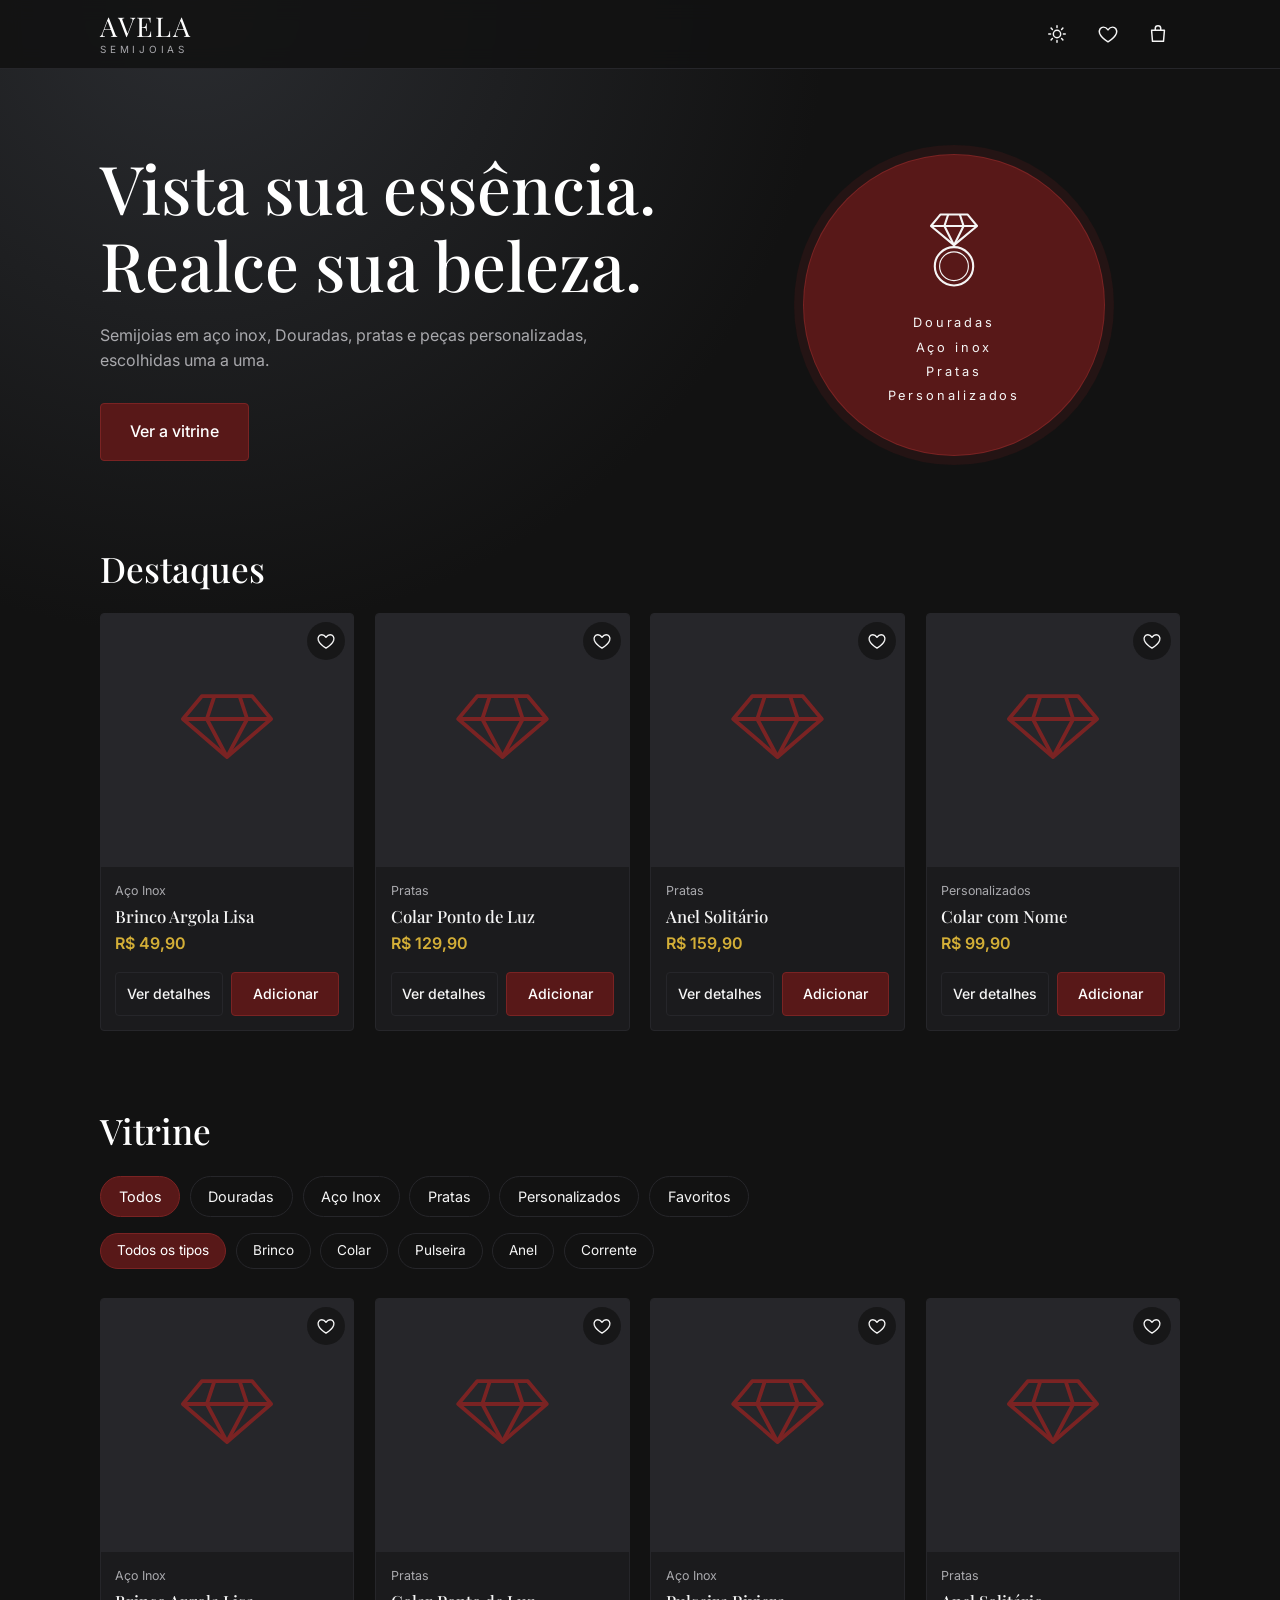
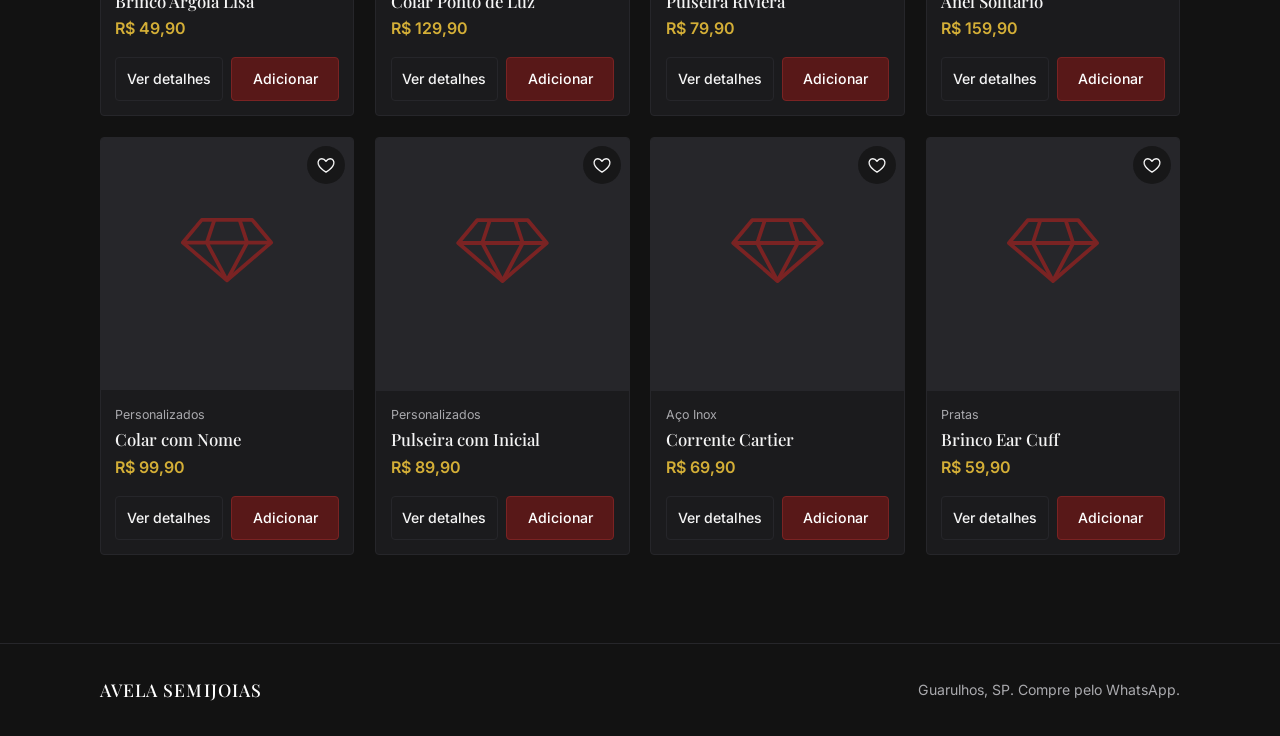
<file: index.html>
<!DOCTYPE html>
<html lang="pt-BR">
<head>
  <meta charset="UTF-8">
  <meta name="viewport" content="width=device-width, initial-scale=1">
  <title>AVELA Semijoias | Vista sua essência. Realce sua beleza.</title>
  <meta name="description" content="Semijoias em aço inox, pratas e peças personalizadas. Compre pelo WhatsApp. Guarulhos, SP.">

  <!-- Fontes: Playfair Display (títulos) e Inter (textos) -->
  <link rel="preconnect" href="https://fonts.googleapis.com">
  <link rel="preconnect" href="https://fonts.gstatic.com" crossorigin>
  <link href="https://fonts.googleapis.com/css2?family=Inter:wght@400;500;600&family=Playfair+Display:wght@400;500;600&display=swap" rel="stylesheet">

  <link rel="stylesheet" href="style.css">
</head>

<!-- data-pagina diz ao script.js qual página está aberta -->
<body data-pagina="home">

  <!-- O cabeçalho é montado pelo script.js (mesmo código em todas as páginas) -->
  <div id="cabecalho"></div>

  <main>
    <!-- BANNER DE BOAS-VINDAS -->
    <section class="hero">
      <div class="container hero__interno">
        <div class="hero__texto">
          <h1>Vista sua essência.<br>Realce sua beleza.</h1>
          <p>Semijoias em aço inox, Douradas, pratas e peças personalizadas, escolhidas uma a uma.</p>
          <a class="btn btn--bordo btn--grande" href="#vitrine">Ver a vitrine</a>
        </div>

        <!-- Círculo bordô: ecoa o círculo da logomarca -->
        <div class="hero__selo" aria-hidden="true">
          <svg viewBox="0 0 100 100" width="96" height="96" fill="none" stroke="#F5F5F5" stroke-width="2.2" stroke-linejoin="round">
            <path d="M36 14h28l10 12-24 20-24-20z"/>
            <path d="M26 26h48M44 14l-4 12 10 20M56 14l4 12-10 20"/>
            <circle cx="50" cy="68" r="20"/>
            <circle cx="50" cy="68" r="15" stroke-width="1.2"/>
          </svg>
          <span>Douradas<br>Aço inox<br>Pratas<br>Personalizados</span>
        </div>
      </div>
    </section>

    <!-- DESTAQUES (produtos marcados como "Sim" na coluna Destaque) -->
    <section class="secao container" id="destaques" hidden>
      <h2 class="secao__titulo">Destaques</h2>
      <div class="grade" id="grade-destaques"></div>
    </section>

    <!-- CATÁLOGO COM FILTROS -->
    <section class="secao container" id="vitrine">
      <h2 class="secao__titulo">Vitrine</h2>

      <div class="filtros" id="filtros-categoria" role="group" aria-label="Filtrar por categoria">
        <button class="filtro ativo" data-categoria="todos">Todos</button>
        <button class="filtro ativo" data-categoria="Douradas">Douradas</button>
        <button class="filtro" data-categoria="Aço Inox">Aço Inox</button>
        <button class="filtro" data-categoria="Pratas">Pratas</button>
        <button class="filtro" data-categoria="Personalizados">Personalizados</button>
        <button class="filtro" data-categoria="favoritos">Favoritos</button>
      </div>

      <!-- Filtro por tipo de peça: os botões são criados pelo script.js a partir da coluna Tipo da planilha -->
      <div class="filtros filtros--tipo" id="filtros-tipo" role="group" aria-label="Filtrar por tipo de peça" hidden></div>

      <div class="grade" id="grade"></div>
      <p class="vazio" id="vazio" hidden></p>
    </section>
  </main>

  <div id="rodape"></div>

  <script src="script.js"></script>
</body>
</html>
</file>
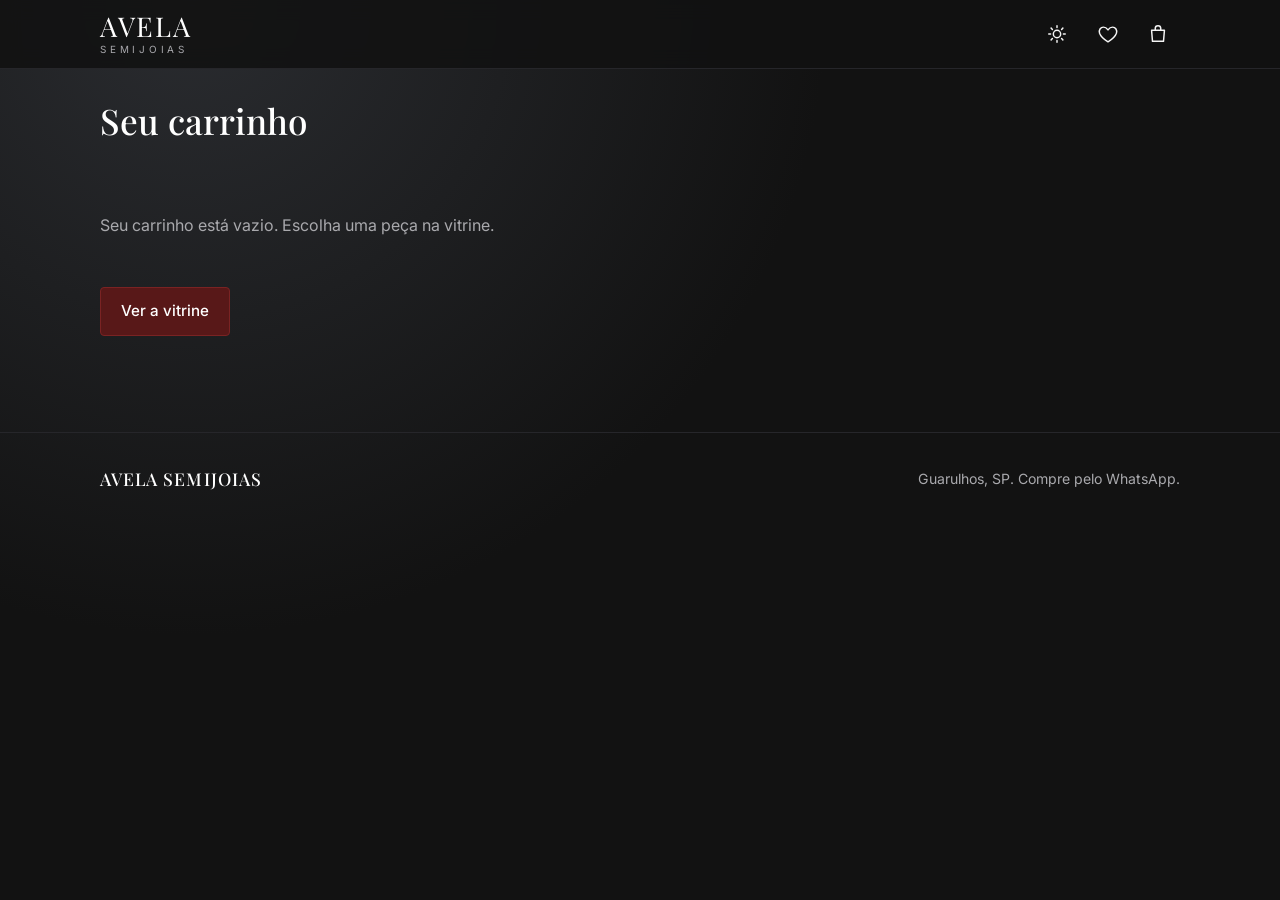
<file: carrinho.html>
<!DOCTYPE html>
<html lang="pt-BR">
<head>
  <meta charset="UTF-8">
  <meta name="viewport" content="width=device-width, initial-scale=1">
  <title>Carrinho | AVELA Semijoias</title>

  <link rel="preconnect" href="https://fonts.googleapis.com">
  <link rel="preconnect" href="https://fonts.gstatic.com" crossorigin>
  <link href="https://fonts.googleapis.com/css2?family=Inter:wght@400;500;600&family=Playfair+Display:wght@400;500;600&display=swap" rel="stylesheet">

  <link rel="stylesheet" href="style.css">
</head>

<body data-pagina="carrinho">

  <div id="cabecalho"></div>

  <main class="container carrinho">
    <h1 class="secao__titulo">Seu carrinho</h1>

    <div class="carrinho__layout">
      <!-- Lista de itens (preenchida pelo script.js) -->
      <div id="itens" class="itens"></div>

      <!-- Resumo do pedido -->
      <aside class="resumo" id="resumo" hidden>
        <h2>Resumo do pedido</h2>
        <div class="resumo__linha">
          <span>Total</span>
          <strong id="total">R$ 0,00</strong>
        </div>

        <label for="cliente-nome">Seu nome</label>
        <input type="text" id="cliente-nome" placeholder="Como podemos te chamar?" autocomplete="name">

        <label for="cliente-obs">Observações</label>
        <textarea id="cliente-obs" rows="3" placeholder="Ex.: nome para gravação, tamanho do anel, cor do fio"></textarea>

        <a class="btn btn--bordo btn--grande btn--cheio" id="btn-whatsapp" href="#" target="_blank" rel="noopener">
          Finalizar pelo WhatsApp
        </a>
        <p class="resumo__nota">Você será levada ao WhatsApp da loja com o pedido pronto. Pagamento e entrega são combinados lá.</p>
        <button class="link-discreto" id="btn-limpar">Esvaziar carrinho</button>
      </aside>
    </div>
  </main>

  <div id="rodape"></div>

  <script src="script.js"></script>
</body>
</html>
</file>
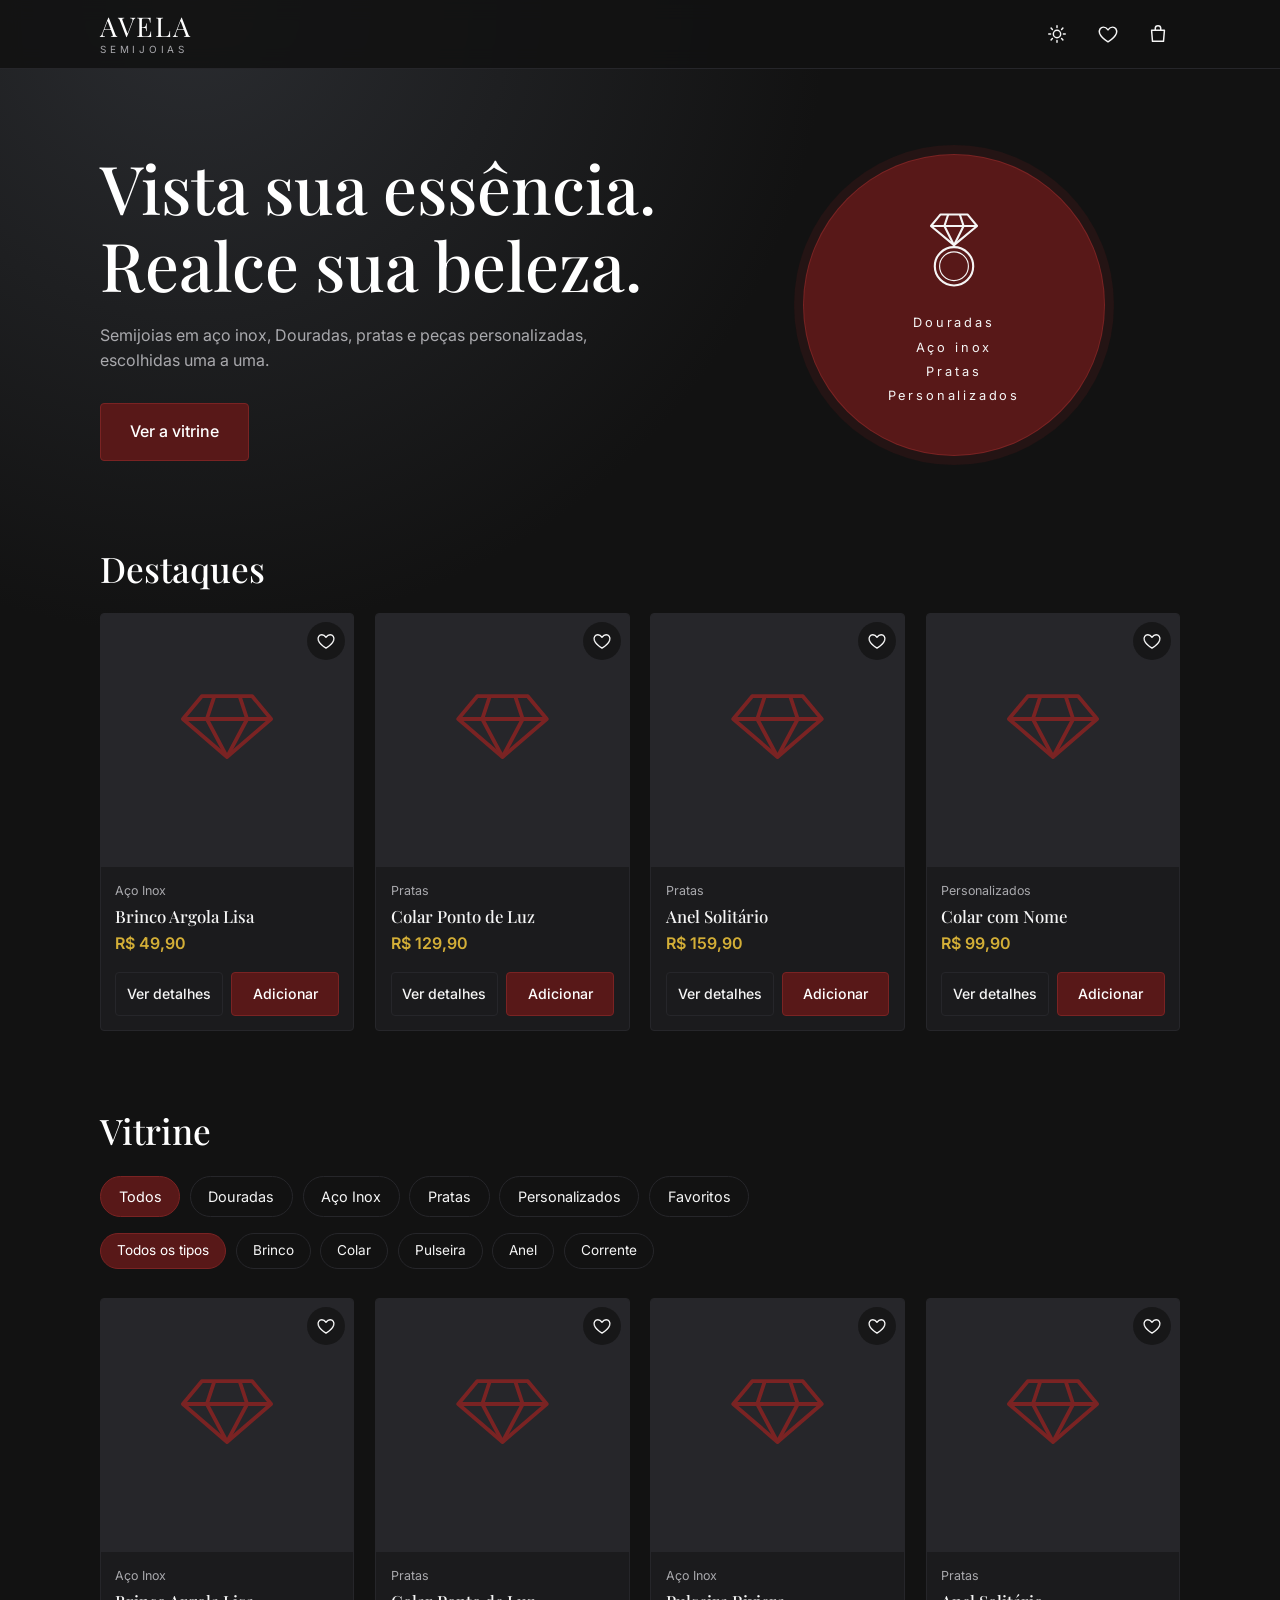
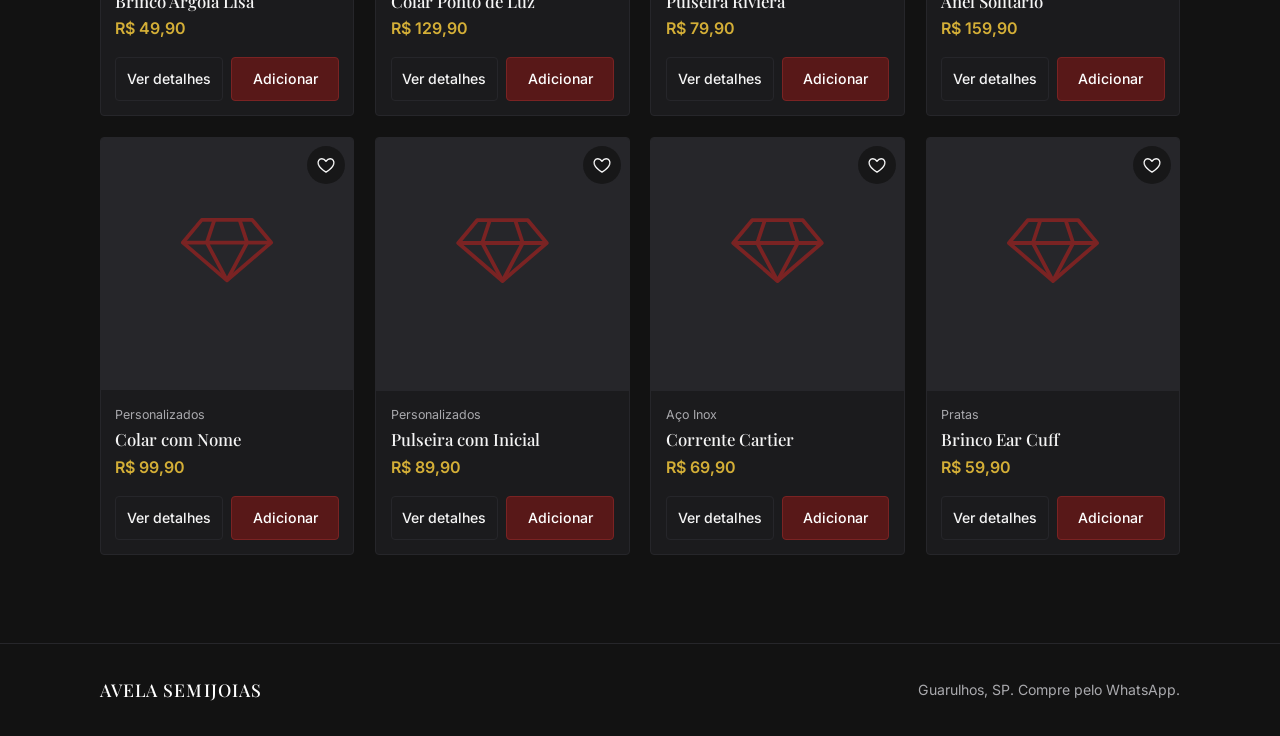
<file: index (1).html>
<!DOCTYPE html>
<html lang="pt-BR">
<head>
  <meta charset="UTF-8">
  <meta name="viewport" content="width=device-width, initial-scale=1">
  <title>AVELA Semijoias | Vista sua essência. Realce sua beleza.</title>
  <meta name="description" content="Semijoias em aço inox, pratas e peças personalizadas. Compre pelo WhatsApp. Guarulhos, SP.">

  <!-- Fontes: Playfair Display (títulos) e Inter (textos) -->
  <link rel="preconnect" href="https://fonts.googleapis.com">
  <link rel="preconnect" href="https://fonts.gstatic.com" crossorigin>
  <link href="https://fonts.googleapis.com/css2?family=Inter:wght@400;500;600&family=Playfair+Display:wght@400;500;600&display=swap" rel="stylesheet">

  <link rel="stylesheet" href="style.css">
</head>

<!-- data-pagina diz ao script.js qual página está aberta -->
<body data-pagina="home">

  <!-- O cabeçalho é montado pelo script.js (mesmo código em todas as páginas) -->
  <div id="cabecalho"></div>

  <main>
    <!-- BANNER DE BOAS-VINDAS -->
    <section class="hero">
      <div class="container hero__interno">
        <div class="hero__texto">
          <h1>Vista sua essência.<br>Realce sua beleza.</h1>
          <p>Semijoias em aço inox, Douradas, pratas e peças personalizadas, escolhidas uma a uma.</p>
          <a class="btn btn--bordo btn--grande" href="#vitrine">Ver a vitrine</a>
        </div>

        <!-- Círculo bordô: ecoa o círculo da logomarca -->
        <div class="hero__selo" aria-hidden="true">
          <svg viewBox="0 0 100 100" width="96" height="96" fill="none" stroke="#F5F5F5" stroke-width="2.2" stroke-linejoin="round">
            <path d="M36 14h28l10 12-24 20-24-20z"/>
            <path d="M26 26h48M44 14l-4 12 10 20M56 14l4 12-10 20"/>
            <circle cx="50" cy="68" r="20"/>
            <circle cx="50" cy="68" r="15" stroke-width="1.2"/>
          </svg>
          <span>Douradas<br>Aço inox<br>Pratas<br>Personalizados</span>
        </div>
      </div>
    </section>

    <!-- DESTAQUES (produtos marcados como "Sim" na coluna Destaque) -->
    <section class="secao container" id="destaques" hidden>
      <h2 class="secao__titulo">Destaques</h2>
      <div class="grade" id="grade-destaques"></div>
    </section>

    <!-- CATÁLOGO COM FILTROS -->
    <section class="secao container" id="vitrine">
      <h2 class="secao__titulo">Vitrine</h2>

      <div class="filtros" id="filtros-categoria" role="group" aria-label="Filtrar por categoria">
        <button class="filtro ativo" data-categoria="todos">Todos</button>
        <button class="filtro ativo" data-categoria="Douradas">Douradas</button>
        <button class="filtro" data-categoria="Aço Inox">Aço Inox</button>
        <button class="filtro" data-categoria="Pratas">Pratas</button>
        <button class="filtro" data-categoria="Personalizados">Personalizados</button>
        <button class="filtro" data-categoria="favoritos">Favoritos</button>
      </div>

      <!-- Filtro por tipo de peça: os botões são criados pelo script.js a partir da coluna Tipo da planilha -->
      <div class="filtros filtros--tipo" id="filtros-tipo" role="group" aria-label="Filtrar por tipo de peça" hidden></div>

      <div class="grade" id="grade"></div>
      <p class="vazio" id="vazio" hidden></p>
    </section>
  </main>

  <div id="rodape"></div>

  <script src="script.js"></script>
</body>
</html>
</file>
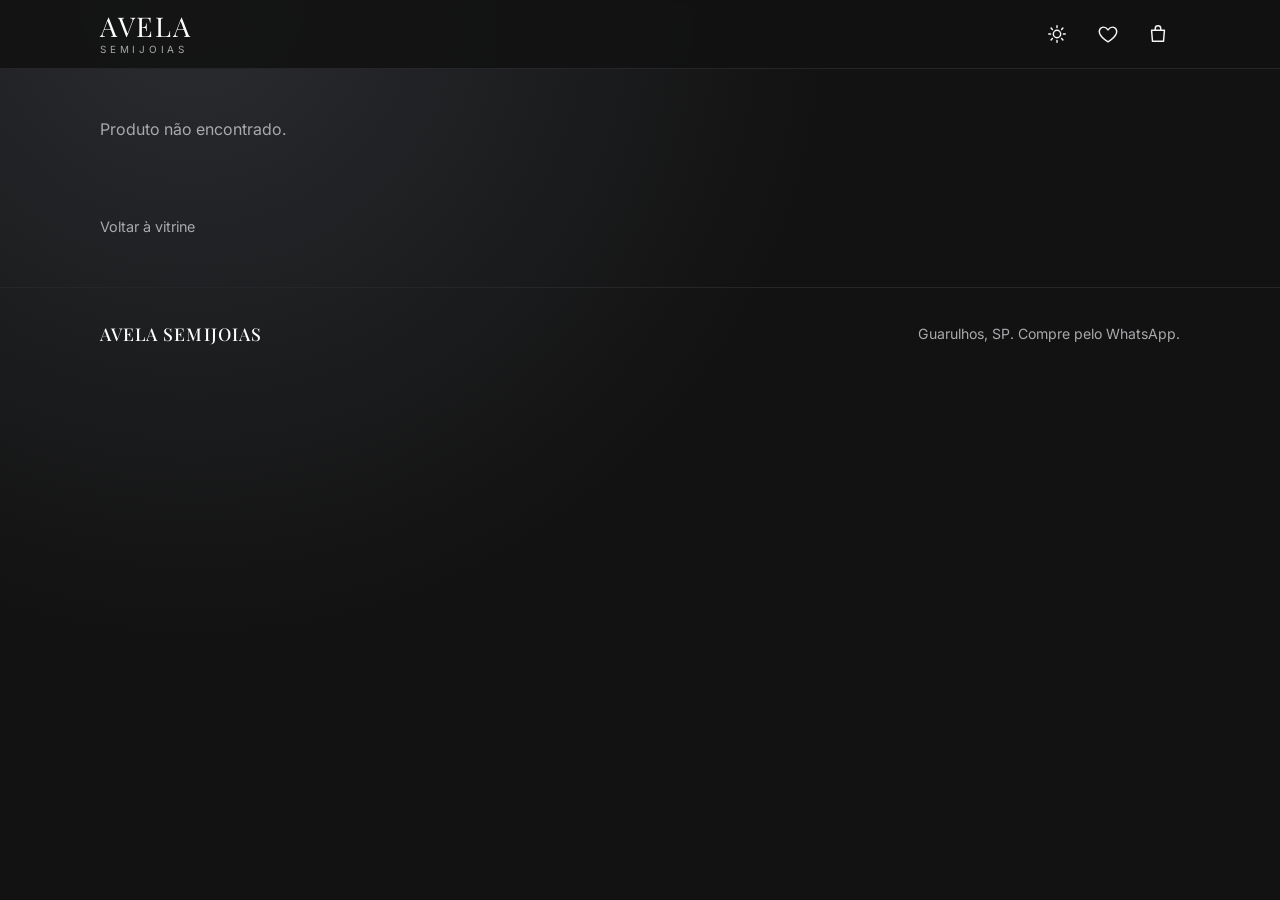
<file: produto.html>
<!DOCTYPE html>
<html lang="pt-BR">
<head>
  <meta charset="UTF-8">
  <meta name="viewport" content="width=device-width, initial-scale=1">
  <title>Produto | AVELA Semijoias</title>

  <link rel="preconnect" href="https://fonts.googleapis.com">
  <link rel="preconnect" href="https://fonts.gstatic.com" crossorigin>
  <link href="https://fonts.googleapis.com/css2?family=Inter:wght@400;500;600&family=Playfair+Display:wght@400;500;600&display=swap" rel="stylesheet">

  <link rel="stylesheet" href="style.css">
</head>

<body data-pagina="produto">

  <div id="cabecalho"></div>

  <!-- O script.js preenche esta área com o produto do endereço (produto.html?id=3) -->
  <main class="container" id="produto">
    <p class="carregando">Carregando produto...</p>
  </main>

  <!-- Sugestões da mesma categoria -->
  <section class="secao container" id="relacionados" hidden>
    <h2 class="secao__titulo">Combina com este</h2>
    <div class="grade" id="grade-relacionados"></div>
  </section>

  <div id="rodape"></div>

  <script src="script.js"></script>
</body>
</html>
</file>
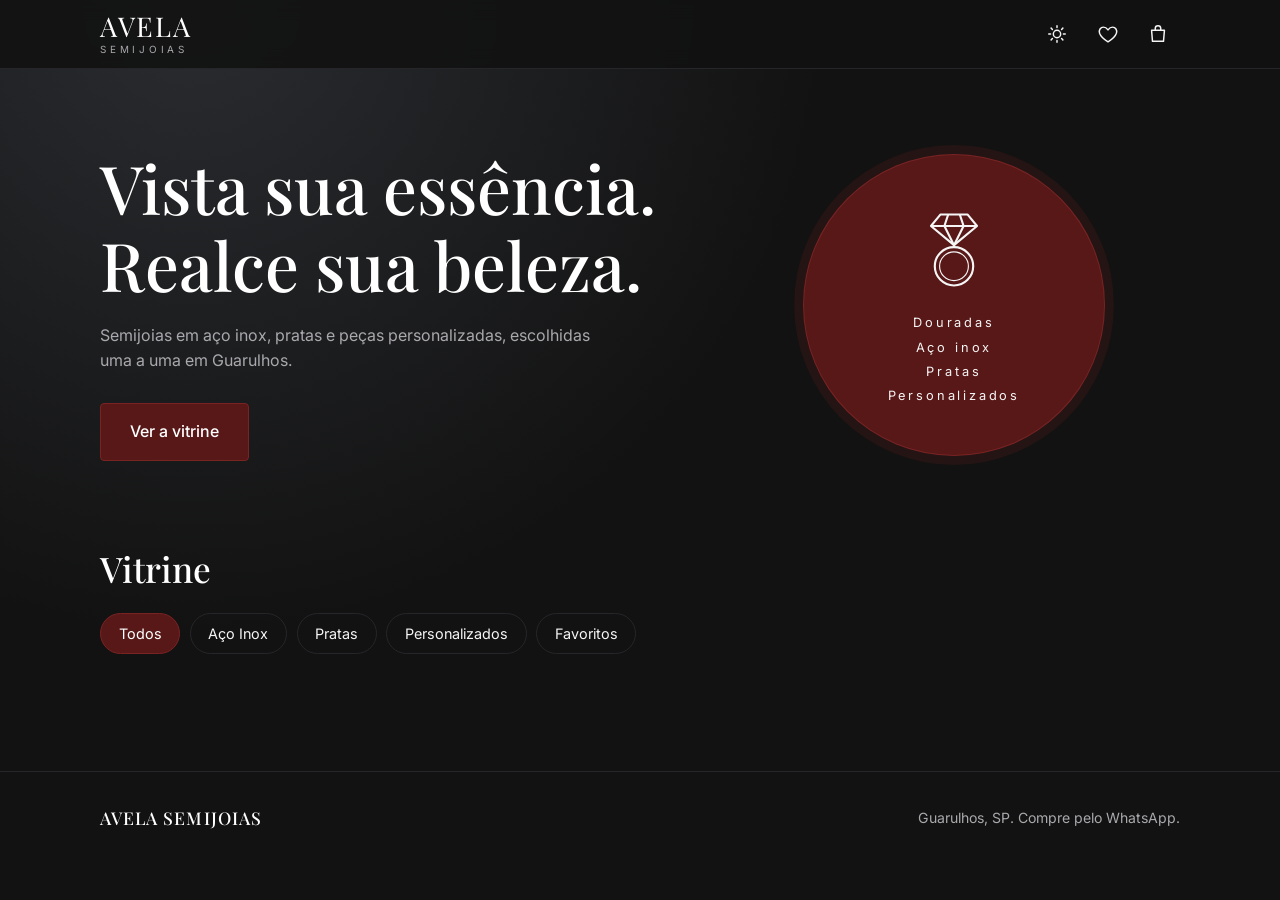
<file: avela_semijoias/index (1).html>
<!DOCTYPE html>
<html lang="pt-BR">
<head>
  <meta charset="UTF-8">
  <meta name="viewport" content="width=device-width, initial-scale=1">
  <title>AVELA Semijoias | Vista sua essência. Realce sua beleza.</title>
  <meta name="description" content="Semijoias em aço inox, pratas e peças personalizadas. Compre pelo WhatsApp. Guarulhos, SP.">

  <!-- Fontes: Playfair Display (títulos) e Inter (textos) -->
  <link rel="preconnect" href="https://fonts.googleapis.com">
  <link rel="preconnect" href="https://fonts.gstatic.com" crossorigin>
  <link href="https://fonts.googleapis.com/css2?family=Inter:wght@400;500;600&family=Playfair+Display:wght@400;500;600&display=swap" rel="stylesheet">

  <link rel="stylesheet" href="style.css">
</head>

<!-- data-pagina diz ao script.js qual página está aberta -->
<body data-pagina="home">

  <!-- O cabeçalho é montado pelo script.js (mesmo código em todas as páginas) -->
  <div id="cabecalho"></div>

  <main>
    <!-- BANNER DE BOAS-VINDAS -->
    <section class="hero">
      <div class="container hero__interno">
        <div class="hero__texto">
          <h1>Vista sua essência.<br>Realce sua beleza.</h1>
          <p>Semijoias em aço inox, pratas e peças personalizadas, escolhidas uma a uma em Guarulhos.</p>
          <a class="btn btn--bordo btn--grande" href="#vitrine">Ver a vitrine</a>
        </div>

        <!-- Círculo bordô: ecoa o círculo da logomarca -->
        <div class="hero__selo" aria-hidden="true">
          <svg viewBox="0 0 100 100" width="96" height="96" fill="none" stroke="#F5F5F5" stroke-width="2.2" stroke-linejoin="round">
            <path d="M36 14h28l10 12-24 20-24-20z"/>
            <path d="M26 26h48M44 14l-4 12 10 20M56 14l4 12-10 20"/>
            <circle cx="50" cy="68" r="20"/>
            <circle cx="50" cy="68" r="15" stroke-width="1.2"/>
          </svg>
          <span>Douradas<br>Aço inox<br>Pratas<br>Personalizados</span>
        </div>
      </div>
    </section>

    <!-- DESTAQUES (produtos marcados como "Sim" na coluna Destaque) -->
    <section class="secao container" id="destaques" hidden>
      <h2 class="secao__titulo">Destaques</h2>
      <div class="grade" id="grade-destaques"></div>
    </section>

    <!-- CATÁLOGO COM FILTROS -->
    <section class="secao container" id="vitrine">
      <h2 class="secao__titulo">Vitrine</h2>

      <div class="filtros" role="group" aria-label="Filtrar por categoria">
        <button class="filtro ativo" data-categoria="todos">Todos</button>
        <button class="filtro" data-categoria="Aço Inox">Aço Inox</button>
        <button class="filtro" data-categoria="Pratas">Pratas</button>
        <button class="filtro" data-categoria="Personalizados">Personalizados</button>
        <button class="filtro" data-categoria="favoritos">Favoritos</button>
      </div>

      <div class="grade" id="grade"></div>
      <p class="vazio" id="vazio" hidden></p>
    </section>
  </main>

  <div id="rodape"></div>

  <script src="script.js"></script>
</body>
</html>
</file>
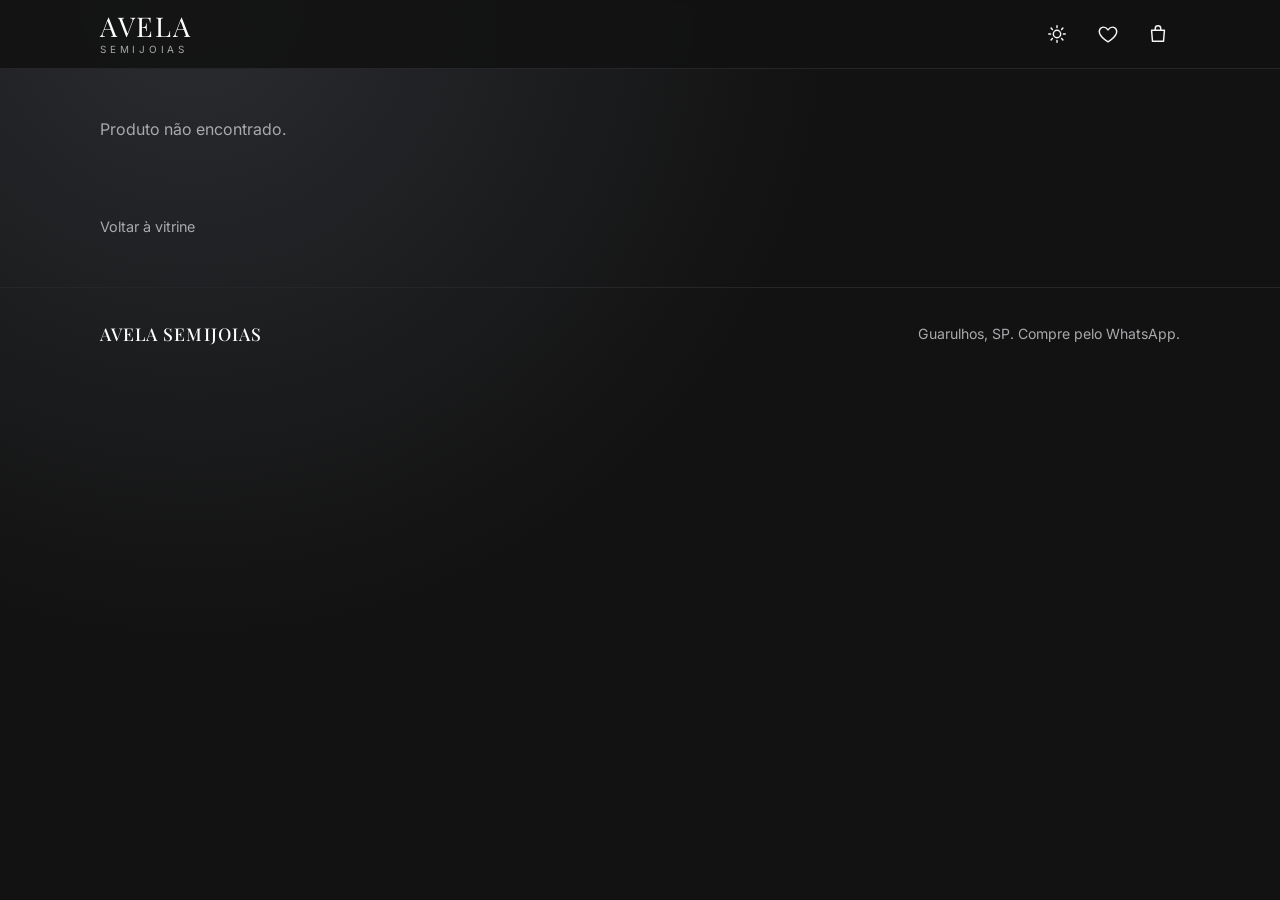
<file: avela_semijoias/produto.html>
<!DOCTYPE html>
<html lang="pt-BR">
<head>
  <meta charset="UTF-8">
  <meta name="viewport" content="width=device-width, initial-scale=1">
  <title>Produto | AVELA Semijoias</title>

  <link rel="preconnect" href="https://fonts.googleapis.com">
  <link rel="preconnect" href="https://fonts.gstatic.com" crossorigin>
  <link href="https://fonts.googleapis.com/css2?family=Inter:wght@400;500;600&family=Playfair+Display:wght@400;500;600&display=swap" rel="stylesheet">

  <link rel="stylesheet" href="style.css">
</head>

<body data-pagina="produto">

  <div id="cabecalho"></div>

  <!-- O script.js preenche esta área com o produto do endereço (produto.html?id=3) -->
  <main class="container" id="produto">
    <p class="carregando">Carregando produto...</p>
  </main>

  <!-- Sugestões da mesma categoria -->
  <section class="secao container" id="relacionados" hidden>
    <h2 class="secao__titulo">Combina com este</h2>
    <div class="grade" id="grade-relacionados"></div>
  </section>

  <div id="rodape"></div>

  <!-- Foto ampliada (abre ao clicar na foto do produto; o script.js controla) -->
  <div class="lightbox" id="lightbox" hidden role="dialog" aria-modal="true" aria-label="Foto ampliada">
    <button class="lightbox__fechar" id="lightbox-fechar" type="button" aria-label="Fechar">×</button>
    <button class="lightbox__seta lightbox__seta--ant" id="lightbox-ant" type="button" aria-label="Foto anterior">‹</button>
    <img class="lightbox__img" id="lightbox-img" alt="">
    <button class="lightbox__seta lightbox__seta--prox" id="lightbox-prox" type="button" aria-label="Próxima foto">›</button>
  </div>

  <script src="script.js"></script>
</body>
</html>
</file>
<file: style.css>
/* =========================================================
   AVELA SEMIJOIAS - Estilos globais
   Paleta: chumbo (fundo), bordô (destaque), branco e dourado suave
   ========================================================= */

/* ---------- 1. Variáveis de cor e tipografia ---------- */
:root {
  --chumbo: #121212;
  --chumbo-2: #1b1b1d;       /* superfícies (cards, caixas) */
  --chumbo-3: #26262a;       /* bordas e divisórias */
  --bordo: #581818;          /* cor primária da logo */
  --bordo-escuro: #4a1212;
  --bordo-claro: #7a2323;    /* hover dos botões */
  --dourado: #d4af37;
  --branco: #ffffff;
  --offwhite: #f5f5f5;
  --cinza: #a9a9ad;          /* textos secundários */

  --fonte-titulo: "Playfair Display", Georgia, serif;
  --fonte-texto: "Inter", Roboto, Arial, sans-serif;

  --largura-max: 1120px;
  --raio: 4px;
}

/* ---------- 2. Reset e base ---------- */
*, *::before, *::after { box-sizing: border-box; }

html { scroll-behavior: smooth; }

body {
  margin: 0;
  font-family: var(--fonte-texto);
  font-size: 1rem;
  line-height: 1.6;
  color: var(--offwhite);
  background:
    radial-gradient(circle at 15% 0%, #2a2c30 0%, transparent 45%),
    var(--chumbo);
  background-attachment: fixed;
}

img { max-width: 100%; display: block; }
a { color: inherit; text-decoration: none; }
h1, h2, h3 { font-family: var(--fonte-titulo); font-weight: 500; line-height: 1.15; margin: 0; }
button { font: inherit; cursor: pointer; }

/* Foco visível para quem navega pelo teclado */
:focus-visible { outline: 2px solid var(--dourado); outline-offset: 3px; }

[hidden] { display: none !important; }

.container { width: 100%; max-width: var(--largura-max); margin: 0 auto; padding: 0 1.25rem; }

/* ---------- 3. Botões ---------- */
.btn {
  display: inline-flex; align-items: center; justify-content: center;
  padding: .7rem 1.25rem;
  border: 1px solid transparent; border-radius: var(--raio);
  font-weight: 500; font-size: .95rem; text-align: center;
  transition: background .2s, border-color .2s, color .2s;
}
.btn--bordo { background: var(--bordo); color: var(--branco); border-color: var(--bordo-claro); }
.btn--bordo:hover { background: var(--bordo-claro); }
.btn--contorno { border-color: var(--chumbo-3); color: var(--offwhite); background: transparent; }
.btn--contorno:hover { border-color: var(--dourado); color: var(--dourado); }
.btn--grande { padding: .95rem 1.8rem; font-size: 1rem; }
.btn--cheio { width: 100%; }

.link-discreto {
  background: none; border: 0; padding: .5rem 0; color: var(--cinza);
  text-decoration: underline; font-size: .85rem;
}
.link-discreto:hover { color: var(--branco); }

/* ---------- 4. Cabeçalho ---------- */
.cabecalho {
  position: sticky; top: 0; z-index: 20;
  background: rgba(18, 18, 18, .88);
  backdrop-filter: blur(10px);
  border-bottom: 1px solid var(--chumbo-3);
}
.cabecalho__interno { display: flex; align-items: center; justify-content: space-between; min-height: 68px; }

.logo { display: flex; flex-direction: column; line-height: 1; }
.logo__nome { font-family: var(--fonte-titulo); font-size: 1.7rem; letter-spacing: .06em; color: var(--branco); }
.logo__sub { font-size: .62rem; letter-spacing: .38em; color: var(--cinza); margin-top: .3rem; }

.acoes { display: flex; gap: .4rem; }
.icone-btn {
  position: relative; display: grid; place-items: center;
  width: 44px; height: 44px; border-radius: 50%; color: var(--offwhite);
  transition: color .2s, background .2s;
}
.icone-btn:hover { color: var(--dourado); background: var(--chumbo-2); }
.icone-btn svg { width: 22px; height: 22px; }

.badge {
  position: absolute; top: 3px; right: 1px;
  min-width: 18px; height: 18px; padding: 0 5px;
  border-radius: 9px; background: var(--bordo); color: var(--branco);
  font-size: .7rem; font-weight: 600; line-height: 18px; text-align: center;
  border: 1px solid var(--bordo-claro);
}

/* ---------- 5. Banner (hero) ---------- */
.hero { padding: 3.5rem 0 2.5rem; }
.hero__interno { display: grid; gap: 2.5rem; align-items: center; }

.hero__texto h1 { font-size: clamp(2.3rem, 7vw, 4.2rem); color: var(--branco); }
.hero__texto p { max-width: 32rem; color: var(--cinza); margin: 1.2rem 0 1.8rem; }

.hero__selo {
  justify-self: center;
  width: min(300px, 78vw); aspect-ratio: 1;
  border-radius: 50%;
  background: var(--bordo);
  box-shadow: 0 0 0 1px var(--bordo-claro), 0 0 0 10px rgba(88, 24, 24, .25);
  display: flex; flex-direction: column; align-items: center; justify-content: center; gap: .9rem;
  text-align: center; color: var(--offwhite);
  font-size: .8rem; letter-spacing: .22em; line-height: 1.9;
}

/* ---------- 6. Seções, filtros e grade ---------- */
.secao { padding: 2.5rem 1.25rem; }
.secao__titulo { font-size: clamp(1.6rem, 4vw, 2.2rem); margin-bottom: 1.5rem; color: var(--branco); }

.filtros { display: flex; flex-wrap: wrap; gap: .6rem; margin-bottom: 1.8rem; }
.filtro {
  padding: .5rem 1.1rem; border-radius: 999px;
  background: transparent; color: var(--offwhite);
  border: 1px solid var(--chumbo-3); font-size: .9rem;
  transition: all .2s;
}
.filtro:hover { border-color: var(--dourado); }
.filtro.ativo { background: var(--bordo); border-color: var(--bordo-claro); color: var(--branco); }

/* Dois grupos de filtro: categoria (material) em cima, tipo da peça embaixo */
#filtros-categoria { margin-bottom: 1rem; }
.filtros--tipo .filtro { font-size: .85rem; padding: .4rem 1rem; }


.grade { display: grid; grid-template-columns: repeat(2, 1fr); gap: 1rem; }

.vazio, .carregando { color: var(--cinza); padding: 2rem 0; }

/* ---------- 7. Card de produto ---------- */
.card {
  position: relative; display: flex; flex-direction: column;
  background: var(--chumbo-2);
  border: 1px solid var(--chumbo-3); border-radius: var(--raio);
  overflow: hidden; transition: border-color .2s;
}
.card:hover { border-color: rgba(212, 175, 55, .5); }

.card__img { display: block; aspect-ratio: 1; background: var(--chumbo-3); }
.card__img img { width: 100%; height: 100%; object-fit: cover; }

.card__fav {
  position: absolute; top: .5rem; right: .5rem;
  width: 38px; height: 38px; display: grid; place-items: center;
  border-radius: 50%; border: 0;
  background: rgba(18, 18, 18, .7); color: var(--offwhite);
}
.card__fav svg { width: 20px; height: 20px; }
.card__fav.ativo, .btn-fav.ativo { color: var(--dourado); }
.card__fav.ativo svg, .btn-fav.ativo svg { fill: currentColor; }

.card__corpo { display: flex; flex-direction: column; gap: .35rem; padding: .9rem; flex: 1; }
.card__cat { margin: 0; font-size: .78rem; color: var(--cinza); }
.card__nome { font-size: 1.05rem; }
.card__preco { margin: 0; color: var(--dourado); font-weight: 600; }
.card__botoes { display: grid; gap: .5rem; margin-top: auto; padding-top: .6rem; }
.card__botoes .btn { padding: .6rem .5rem; font-size: .88rem; }

/* ---------- 8. Página de produto ---------- */
.produto { display: grid; gap: 2rem; padding: 2rem 0; }
.produto__foto { border-radius: var(--raio); overflow: hidden; border: 1px solid var(--chumbo-3); background: var(--chumbo-2); }
.produto__foto img { width: 100%; aspect-ratio: 1; object-fit: cover; }
.produto__info h1 { font-size: clamp(1.8rem, 5vw, 2.6rem); margin: .3rem 0 .8rem; }
.produto__cat { color: var(--cinza); font-size: .9rem; margin: 0; }
.produto__preco { font-size: 1.6rem; color: var(--dourado); font-weight: 600; margin: 0 0 1.2rem; }
.produto__desc { color: var(--offwhite); max-width: 34rem; margin-bottom: 1.5rem; }
.produto__acoes { display: grid; gap: .7rem; max-width: 26rem; }
.voltar { display: inline-block; margin-top: 1.5rem; color: var(--cinza); font-size: .9rem; }
.voltar:hover { color: var(--dourado); }

.btn-fav {
  display: inline-flex; align-items: center; justify-content: center; gap: .5rem;
  padding: .7rem 1.25rem; border-radius: var(--raio);
  background: transparent; border: 1px solid var(--chumbo-3); color: var(--offwhite);
}
.btn-fav svg { width: 20px; height: 20px; }

/* Seletor de quantidade (usado no produto e no carrinho) */
.qtd { display: inline-flex; align-items: center; border: 1px solid var(--chumbo-3); border-radius: var(--raio); }
.qtd button { width: 38px; height: 38px; background: none; border: 0; color: var(--offwhite); font-size: 1.1rem; }
.qtd button:hover { color: var(--dourado); }
.qtd span { min-width: 34px; text-align: center; }

/* ---------- 9. Carrinho ---------- */
.carrinho { padding-top: 2rem; padding-bottom: 3rem; }
.carrinho__layout { display: grid; gap: 2rem; }

.item {
  display: grid; grid-template-columns: 84px 1fr; gap: 1rem;
  padding: 1rem 0; border-bottom: 1px solid var(--chumbo-3);
}
.item img { width: 84px; height: 84px; object-fit: cover; border-radius: var(--raio); background: var(--chumbo-3); }
.item__nome { font-family: var(--fonte-titulo); font-size: 1.1rem; margin: 0; }
.item__preco { margin: .2rem 0 .6rem; color: var(--dourado); }
.item__linha { display: flex; align-items: center; gap: 1rem; flex-wrap: wrap; }

.resumo {
  background: var(--chumbo-2); border: 1px solid var(--chumbo-3);
  border-radius: var(--raio); padding: 1.4rem; align-self: start;
}
.resumo h2 { font-size: 1.3rem; margin-bottom: 1rem; }
.resumo__linha { display: flex; justify-content: space-between; font-size: 1.2rem; margin-bottom: 1.2rem; }
.resumo__linha strong { color: var(--dourado); }
.resumo label { display: block; font-size: .85rem; color: var(--cinza); margin: .8rem 0 .3rem; }
.resumo input, .resumo textarea {
  width: 100%; padding: .7rem; border-radius: var(--raio);
  background: var(--chumbo); color: var(--branco);
  border: 1px solid var(--chumbo-3); font: inherit;
}
.resumo .btn { margin-top: 1.2rem; }
.resumo__nota { font-size: .8rem; color: var(--cinza); margin: .8rem 0 .2rem; }

/* ---------- 10. Aviso (toast) ---------- */
.toast {
  position: fixed; left: 50%; bottom: 1.5rem; z-index: 50;
  transform: translate(-50%, 20px); opacity: 0; pointer-events: none;
  background: var(--bordo); color: var(--branco);
  border: 1px solid var(--bordo-claro); border-radius: var(--raio);
  padding: .8rem 1.3rem; font-size: .92rem;
  transition: opacity .25s, transform .25s;
}
.toast.visivel { opacity: 1; transform: translate(-50%, 0); }

/* ---------- 11. Rodapé ---------- */
.rodape { margin-top: 3rem; padding: 2rem 0; border-top: 1px solid var(--chumbo-3); color: var(--cinza); font-size: .88rem; }
.rodape__interno { display: flex; flex-direction: column; gap: .4rem; }
.rodape strong { font-family: var(--fonte-titulo); font-weight: 500; font-size: 1.1rem; color: var(--branco); letter-spacing: .06em; }

/* ---------- 12. Telas maiores ---------- */
@media (min-width: 640px) {
  .grade { grid-template-columns: repeat(3, 1fr); gap: 1.3rem; }
  .card__botoes { grid-template-columns: 1fr 1fr; }
  .rodape__interno { flex-direction: row; justify-content: space-between; align-items: center; }
}

@media (min-width: 900px) {
  .hero { padding: 5rem 0 3rem; }
  .hero__interno { grid-template-columns: 1.3fr 1fr; }
  .grade { grid-template-columns: repeat(4, 1fr); }
  .produto { grid-template-columns: 1fr 1fr; gap: 3.5rem; padding: 3rem 0; }
  .carrinho__layout { grid-template-columns: 1.6fr 1fr; }
}

/* ---------- 13. Respeita quem prefere menos movimento ---------- */
@media (prefers-reduced-motion: reduce) {
  * { transition: none !important; scroll-behavior: auto !important; }
}

/* ---------- 14. Botão de tema (sol / lua) ---------- */
button.icone-btn { background: none; border: 0; cursor: pointer; }
.icone-lua { display: none; }                          /* tema escuro: mostra o sol */
[data-tema="claro"] .icone-sol { display: none; }      /* tema claro: mostra a lua */
[data-tema="claro"] .icone-lua { display: block; }

/* ---------- 15. Tema claro (ativado por data-tema="claro" no <html>) ----------
   Só trocamos as variáveis e os poucos pontos com cor fixa. */
[data-tema="claro"] {
  --chumbo: #faf6f4;      /* fundo da página */
  --chumbo-2: #ffffff;    /* cards e caixas */
  --chumbo-3: #e6dcd9;    /* bordas */
  --offwhite: #2b2023;    /* texto principal */
  --cinza: #6b6063;       /* texto secundário */
  --dourado: #8f6f12;     /* dourado mais escuro para ler bem no fundo claro */
}

[data-tema="claro"] body {
  background:
    radial-gradient(circle at 15% 0%, #f0e4e0 0%, transparent 45%),
    var(--chumbo);
  background-attachment: fixed;
}

[data-tema="claro"] .cabecalho { background: rgba(250, 246, 244, .9); }

/* Títulos e logo em bordô no tema claro */
[data-tema="claro"] h1,
[data-tema="claro"] h2,
[data-tema="claro"] h3,
[data-tema="claro"] .logo__nome,
[data-tema="claro"] .rodape strong { color: var(--bordo); }

[data-tema="claro"] .card__fav { background: rgba(255, 255, 255, .88); }
[data-tema="claro"] .hero__selo { color: #fff; }   /* texto sobre o círculo bordô */
[data-tema="claro"] .resumo input,
[data-tema="claro"] .resumo textarea { color: var(--offwhite); }
[data-tema="claro"] .link-discreto:hover { color: var(--bordo); }

/* Preço promocional */
.preco-antigo {
  text-decoration: line-through;
  opacity: 0.6;
  font-size: 0.85em;
  margin-right: 0.4rem;
}
.preco-promo {
  color: #D4AF37;
  font-weight: 600;
}
.selo-promo {
  display: inline-block;
  background: #581818;
  color: #fff;
  font-size: 0.7rem;
  font-weight: 600;
  padding: 2px 8px;
  border-radius: 20px;
  margin-left: 0.4rem;
  vertical-align: middle;
}

/* ===== Cards: todas as fotos do mesmo tamanho ===== */
.card { position: relative; display: flex; flex-direction: column; }
.card .card__img { display: block; aspect-ratio: 1 / 1; overflow: hidden; }
.card .card__img img { display: block; width: 100%; height: 100%; object-fit: cover; }
.card .card__corpo { display: flex; flex-direction: column; flex: 1; }
.card .card__botoes { margin-top: auto; }

/* ===== Galeria do produto (foto grande + miniaturas embaixo) ===== */
.galeria { width: 100%; }

.galeria .galeria__principal {
  position: relative;
  width: 100%;
  aspect-ratio: 1 / 1;
  overflow: hidden;
  border-radius: 12px;
  background: #1a1a1d;
  cursor: zoom-in;
}
.galeria .galeria__principal img {
  display: block;
  width: 100%;
  height: 100%;
  object-fit: cover;
}

.galeria .galeria__seta {
  position: absolute;
  top: 50%;
  transform: translateY(-50%);
  width: 38px;
  height: 38px;
  border: 0;
  border-radius: 50%;
  background: rgba(0, 0, 0, 0.55);
  color: #fff;
  font-size: 1.5rem;
  line-height: 1;
  display: flex;
  align-items: center;
  justify-content: center;
  cursor: pointer;
  z-index: 4;
}
.galeria .galeria__seta--ant { left: 10px; }
.galeria .galeria__seta--prox { right: 10px; }

.galeria .galeria__contador {
  position: absolute;
  right: 10px;
  bottom: 10px;
  background: rgba(0, 0, 0, 0.6);
  color: #fff;
  font-size: 0.75rem;
  padding: 2px 10px;
  border-radius: 20px;
  z-index: 4;
}

/* Miniaturas em linha, a ativa fica com borda dourada */
.galeria .miniaturas {
  display: flex;
  gap: 10px;
  margin-top: 12px;
  overflow-x: auto;
  padding-bottom: 4px;
}
.galeria .miniatura {
  flex: 0 0 72px;
  width: 72px;
  height: 72px;
  padding: 0;
  border: 2px solid transparent;
  border-radius: 10px;
  overflow: hidden;
  background: none;
  cursor: pointer;
  opacity: 0.7;
}
.galeria .miniatura img { display: block; width: 100%; height: 100%; object-fit: cover; }
.galeria .miniatura:hover { opacity: 1; }
.galeria .miniatura.ativa { border-color: #D4AF37; opacity: 1; }

/* Lupa que acompanha o mouse */
.galeria .lupa {
  display: none;
  position: absolute;
  border-radius: 50%;
  border: 3px solid #D4AF37;
  box-shadow: 0 6px 20px rgba(0, 0, 0, 0.5);
  background-color: #111;
  background-repeat: no-repeat;
  pointer-events: none;
  z-index: 3;
}
.galeria .lupa.visivel { display: block; }

/* ===== Foto ampliada em tela cheia (clique na foto) ===== */
.lightbox {
  position: fixed;
  inset: 0;
  z-index: 100;
  background: rgba(0, 0, 0, 0.92);
  display: flex;
  align-items: center;
  justify-content: center;
  padding: 2rem;
}
.lightbox[hidden] { display: none; }
.lightbox__img { max-width: 100%; max-height: 100%; object-fit: contain; }
.lightbox__fechar,
.lightbox__seta {
  position: absolute;
  width: 44px;
  height: 44px;
  border: 0;
  border-radius: 50%;
  background: rgba(255, 255, 255, 0.12);
  color: #fff;
  font-size: 1.6rem;
  display: flex;
  align-items: center;
  justify-content: center;
  cursor: pointer;
}
.lightbox__seta[hidden] { display: none; }
.lightbox__fechar { top: 16px; right: 16px; }
.lightbox__seta--ant { left: 16px; top: 50%; transform: translateY(-50%); }
.lightbox__seta--prox { right: 16px; top: 50%; transform: translateY(-50%); }
body.sem-rolagem { overflow: hidden; }
</file>
<file: avela_semijoias/style.css>
/* =========================================================
   AVELA SEMIJOIAS - Estilos globais
   Paleta: chumbo (fundo), bordô (destaque), branco e dourado suave
   ========================================================= */

/* ---------- 1. Variáveis de cor e tipografia ---------- */
:root {
  --chumbo: #121212;
  --chumbo-2: #1b1b1d;       /* superfícies (cards, caixas) */
  --chumbo-3: #26262a;       /* bordas e divisórias */
  --bordo: #581818;          /* cor primária da logo */
  --bordo-escuro: #4a1212;
  --bordo-claro: #7a2323;    /* hover dos botões */
  --dourado: #d4af37;
  --branco: #ffffff;
  --offwhite: #f5f5f5;
  --cinza: #a9a9ad;          /* textos secundários */

  --fonte-titulo: "Playfair Display", Georgia, serif;
  --fonte-texto: "Inter", Roboto, Arial, sans-serif;

  --largura-max: 1120px;
  --raio: 4px;
}

/* ---------- 2. Reset e base ---------- */
*, *::before, *::after { box-sizing: border-box; }

html { scroll-behavior: smooth; }

body {
  margin: 0;
  font-family: var(--fonte-texto);
  font-size: 1rem;
  line-height: 1.6;
  color: var(--offwhite);
  background:
    radial-gradient(circle at 15% 0%, #2a2c30 0%, transparent 45%),
    var(--chumbo);
  background-attachment: fixed;
}

img { max-width: 100%; display: block; }
a { color: inherit; text-decoration: none; }
h1, h2, h3 { font-family: var(--fonte-titulo); font-weight: 500; line-height: 1.15; margin: 0; }
button { font: inherit; cursor: pointer; }

/* Foco visível para quem navega pelo teclado */
:focus-visible { outline: 2px solid var(--dourado); outline-offset: 3px; }

[hidden] { display: none !important; }

.container { width: 100%; max-width: var(--largura-max); margin: 0 auto; padding: 0 1.25rem; }

/* ---------- 3. Botões ---------- */
.btn {
  display: inline-flex; align-items: center; justify-content: center;
  padding: .7rem 1.25rem;
  border: 1px solid transparent; border-radius: var(--raio);
  font-weight: 500; font-size: .95rem; text-align: center;
  transition: background .2s, border-color .2s, color .2s;
}
.btn--bordo { background: var(--bordo); color: var(--branco); border-color: var(--bordo-claro); }
.btn--bordo:hover { background: var(--bordo-claro); }
.btn--contorno { border-color: var(--chumbo-3); color: var(--offwhite); background: transparent; }
.btn--contorno:hover { border-color: var(--dourado); color: var(--dourado); }
.btn--grande { padding: .95rem 1.8rem; font-size: 1rem; }
.btn--cheio { width: 100%; }

.link-discreto {
  background: none; border: 0; padding: .5rem 0; color: var(--cinza);
  text-decoration: underline; font-size: .85rem;
}
.link-discreto:hover { color: var(--branco); }

/* ---------- 4. Cabeçalho ---------- */
.cabecalho {
  position: sticky; top: 0; z-index: 20;
  background: rgba(18, 18, 18, .88);
  backdrop-filter: blur(10px);
  border-bottom: 1px solid var(--chumbo-3);
}
.cabecalho__interno { display: flex; align-items: center; justify-content: space-between; min-height: 68px; }

.logo { display: flex; flex-direction: column; line-height: 1; }
.logo__nome { font-family: var(--fonte-titulo); font-size: 1.7rem; letter-spacing: .06em; color: var(--branco); }
.logo__sub { font-size: .62rem; letter-spacing: .38em; color: var(--cinza); margin-top: .3rem; }

.acoes { display: flex; gap: .4rem; }
.icone-btn {
  position: relative; display: grid; place-items: center;
  width: 44px; height: 44px; border-radius: 50%; color: var(--offwhite);
  transition: color .2s, background .2s;
}
.icone-btn:hover { color: var(--dourado); background: var(--chumbo-2); }
.icone-btn svg { width: 22px; height: 22px; }

.badge {
  position: absolute; top: 3px; right: 1px;
  min-width: 18px; height: 18px; padding: 0 5px;
  border-radius: 9px; background: var(--bordo); color: var(--branco);
  font-size: .7rem; font-weight: 600; line-height: 18px; text-align: center;
  border: 1px solid var(--bordo-claro);
}

/* ---------- 5. Banner (hero) ---------- */
.hero { padding: 3.5rem 0 2.5rem; }
.hero__interno { display: grid; gap: 2.5rem; align-items: center; }

.hero__texto h1 { font-size: clamp(2.3rem, 7vw, 4.2rem); color: var(--branco); }
.hero__texto p { max-width: 32rem; color: var(--cinza); margin: 1.2rem 0 1.8rem; }

.hero__selo {
  justify-self: center;
  width: min(300px, 78vw); aspect-ratio: 1;
  border-radius: 50%;
  background: var(--bordo);
  box-shadow: 0 0 0 1px var(--bordo-claro), 0 0 0 10px rgba(88, 24, 24, .25);
  display: flex; flex-direction: column; align-items: center; justify-content: center; gap: .9rem;
  text-align: center; color: var(--offwhite);
  font-size: .8rem; letter-spacing: .22em; line-height: 1.9;
}

/* ---------- 6. Seções, filtros e grade ---------- */
.secao { padding: 2.5rem 1.25rem; }
.secao__titulo { font-size: clamp(1.6rem, 4vw, 2.2rem); margin-bottom: 1.5rem; color: var(--branco); }

.filtros { display: flex; flex-wrap: wrap; gap: .6rem; margin-bottom: 1.8rem; }
.filtro {
  padding: .5rem 1.1rem; border-radius: 999px;
  background: transparent; color: var(--offwhite);
  border: 1px solid var(--chumbo-3); font-size: .9rem;
  transition: all .2s;
}
.filtro:hover { border-color: var(--dourado); }
.filtro.ativo { background: var(--bordo); border-color: var(--bordo-claro); color: var(--branco); }

/* Dois grupos de filtro: categoria (material) em cima, tipo da peça embaixo */
#filtros-categoria { margin-bottom: 1rem; }
.filtros--tipo .filtro { font-size: .85rem; padding: .4rem 1rem; }


.grade { display: grid; grid-template-columns: repeat(2, 1fr); gap: 1rem; }

.vazio, .carregando { color: var(--cinza); padding: 2rem 0; }

/* ---------- 7. Card de produto ---------- */
.card {
  position: relative; display: flex; flex-direction: column;
  background: var(--chumbo-2);
  border: 1px solid var(--chumbo-3); border-radius: var(--raio);
  overflow: hidden; transition: border-color .2s;
}
.card:hover { border-color: rgba(212, 175, 55, .5); }

.card__img { display: block; aspect-ratio: 1; background: var(--chumbo-3); }
.card__img img { width: 100%; height: 100%; object-fit: cover; }

.card__fav {
  position: absolute; top: .5rem; right: .5rem;
  width: 38px; height: 38px; display: grid; place-items: center;
  border-radius: 50%; border: 0;
  background: rgba(18, 18, 18, .7); color: var(--offwhite);
}
.card__fav svg { width: 20px; height: 20px; }
.card__fav.ativo, .btn-fav.ativo { color: var(--dourado); }
.card__fav.ativo svg, .btn-fav.ativo svg { fill: currentColor; }

.card__corpo { display: flex; flex-direction: column; gap: .35rem; padding: .9rem; flex: 1; }
.card__cat { margin: 0; font-size: .78rem; color: var(--cinza); }
.card__nome { font-size: 1.05rem; }
.card__preco { margin: 0; color: var(--dourado); font-weight: 600; }
.card__botoes { display: grid; gap: .5rem; margin-top: auto; padding-top: .6rem; }
.card__botoes .btn { padding: .6rem .5rem; font-size: .88rem; }

/* ---------- 8. Página de produto ---------- */
.produto { display: grid; gap: 2rem; padding: 2rem 0; }
.produto__foto { border-radius: var(--raio); overflow: hidden; border: 1px solid var(--chumbo-3); background: var(--chumbo-2); }
.produto__foto img { width: 100%; aspect-ratio: 1; object-fit: cover; }
.produto__info h1 { font-size: clamp(1.8rem, 5vw, 2.6rem); margin: .3rem 0 .8rem; }
.produto__cat { color: var(--cinza); font-size: .9rem; margin: 0; }
.produto__preco { font-size: 1.6rem; color: var(--dourado); font-weight: 600; margin: 0 0 1.2rem; }
.produto__desc { color: var(--offwhite); max-width: 34rem; margin-bottom: 1.5rem; }
.produto__acoes { display: grid; gap: .7rem; max-width: 26rem; }
.voltar { display: inline-block; margin-top: 1.5rem; color: var(--cinza); font-size: .9rem; }
.voltar:hover { color: var(--dourado); }

.btn-fav {
  display: inline-flex; align-items: center; justify-content: center; gap: .5rem;
  padding: .7rem 1.25rem; border-radius: var(--raio);
  background: transparent; border: 1px solid var(--chumbo-3); color: var(--offwhite);
}
.btn-fav svg { width: 20px; height: 20px; }

/* Seletor de quantidade (usado no produto e no carrinho) */
.qtd { display: inline-flex; align-items: center; border: 1px solid var(--chumbo-3); border-radius: var(--raio); }
.qtd button { width: 38px; height: 38px; background: none; border: 0; color: var(--offwhite); font-size: 1.1rem; }
.qtd button:hover { color: var(--dourado); }
.qtd span { min-width: 34px; text-align: center; }

/* ---------- 9. Carrinho ---------- */
.carrinho { padding-top: 2rem; padding-bottom: 3rem; }
.carrinho__layout { display: grid; gap: 2rem; }

.item {
  display: grid; grid-template-columns: 84px 1fr; gap: 1rem;
  padding: 1rem 0; border-bottom: 1px solid var(--chumbo-3);
}
.item img { width: 84px; height: 84px; object-fit: cover; border-radius: var(--raio); background: var(--chumbo-3); }
.item__nome { font-family: var(--fonte-titulo); font-size: 1.1rem; margin: 0; }
.item__preco { margin: .2rem 0 .6rem; color: var(--dourado); }
.item__linha { display: flex; align-items: center; gap: 1rem; flex-wrap: wrap; }

.resumo {
  background: var(--chumbo-2); border: 1px solid var(--chumbo-3);
  border-radius: var(--raio); padding: 1.4rem; align-self: start;
}
.resumo h2 { font-size: 1.3rem; margin-bottom: 1rem; }
.resumo__linha { display: flex; justify-content: space-between; font-size: 1.2rem; margin-bottom: 1.2rem; }
.resumo__linha strong { color: var(--dourado); }
.resumo label { display: block; font-size: .85rem; color: var(--cinza); margin: .8rem 0 .3rem; }
.resumo input, .resumo textarea {
  width: 100%; padding: .7rem; border-radius: var(--raio);
  background: var(--chumbo); color: var(--branco);
  border: 1px solid var(--chumbo-3); font: inherit;
}
.resumo .btn { margin-top: 1.2rem; }
.resumo__nota { font-size: .8rem; color: var(--cinza); margin: .8rem 0 .2rem; }

/* ---------- 10. Aviso (toast) ---------- */
.toast {
  position: fixed; left: 50%; bottom: 1.5rem; z-index: 50;
  transform: translate(-50%, 20px); opacity: 0; pointer-events: none;
  background: var(--bordo); color: var(--branco);
  border: 1px solid var(--bordo-claro); border-radius: var(--raio);
  padding: .8rem 1.3rem; font-size: .92rem;
  transition: opacity .25s, transform .25s;
}
.toast.visivel { opacity: 1; transform: translate(-50%, 0); }

/* ---------- 11. Rodapé ---------- */
.rodape { margin-top: 3rem; padding: 2rem 0; border-top: 1px solid var(--chumbo-3); color: var(--cinza); font-size: .88rem; }
.rodape__interno { display: flex; flex-direction: column; gap: .4rem; }
.rodape strong { font-family: var(--fonte-titulo); font-weight: 500; font-size: 1.1rem; color: var(--branco); letter-spacing: .06em; }

/* ---------- 12. Telas maiores ---------- */
@media (min-width: 640px) {
  .grade { grid-template-columns: repeat(3, 1fr); gap: 1.3rem; }
  .card__botoes { grid-template-columns: 1fr 1fr; }
  .rodape__interno { flex-direction: row; justify-content: space-between; align-items: center; }
}

@media (min-width: 900px) {
  .hero { padding: 5rem 0 3rem; }
  .hero__interno { grid-template-columns: 1.3fr 1fr; }
  .grade { grid-template-columns: repeat(4, 1fr); }
  .produto { grid-template-columns: 1fr 1fr; gap: 3.5rem; padding: 3rem 0; }
  .carrinho__layout { grid-template-columns: 1.6fr 1fr; }
}

/* ---------- 13. Respeita quem prefere menos movimento ---------- */
@media (prefers-reduced-motion: reduce) {
  * { transition: none !important; scroll-behavior: auto !important; }
}

/* ---------- 14. Botão de tema (sol / lua) ---------- */
button.icone-btn { background: none; border: 0; cursor: pointer; }
.icone-lua { display: none; }                          /* tema escuro: mostra o sol */
[data-tema="claro"] .icone-sol { display: none; }      /* tema claro: mostra a lua */
[data-tema="claro"] .icone-lua { display: block; }

/* ---------- 15. Tema claro (ativado por data-tema="claro" no <html>) ----------
   Só trocamos as variáveis e os poucos pontos com cor fixa. */
[data-tema="claro"] {
  --chumbo: #faf6f4;      /* fundo da página */
  --chumbo-2: #ffffff;    /* cards e caixas */
  --chumbo-3: #e6dcd9;    /* bordas */
  --offwhite: #2b2023;    /* texto principal */
  --cinza: #6b6063;       /* texto secundário */
  --dourado: #8f6f12;     /* dourado mais escuro para ler bem no fundo claro */
}

[data-tema="claro"] body {
  background:
    radial-gradient(circle at 15% 0%, #f0e4e0 0%, transparent 45%),
    var(--chumbo);
  background-attachment: fixed;
}

[data-tema="claro"] .cabecalho { background: rgba(250, 246, 244, .9); }

/* Títulos e logo em bordô no tema claro */
[data-tema="claro"] h1,
[data-tema="claro"] h2,
[data-tema="claro"] h3,
[data-tema="claro"] .logo__nome,
[data-tema="claro"] .rodape strong { color: var(--bordo); }

[data-tema="claro"] .card__fav { background: rgba(255, 255, 255, .88); }
[data-tema="claro"] .hero__selo { color: #fff; }   /* texto sobre o círculo bordô */
[data-tema="claro"] .resumo input,
[data-tema="claro"] .resumo textarea { color: var(--offwhite); }
[data-tema="claro"] .link-discreto:hover { color: var(--bordo); }

/* Preço promocional */
.preco-antigo {
  text-decoration: line-through;
  opacity: 0.6;
  font-size: 0.85em;
  margin-right: 0.4rem;
}
.preco-promo {
  color: #D4AF37;
  font-weight: 600;
}
.selo-promo {
  display: inline-block;
  background: #581818;
  color: #fff;
  font-size: 0.7rem;
  font-weight: 600;
  padding: 2px 8px;
  border-radius: 20px;
  margin-left: 0.4rem;
  vertical-align: middle;
}
</file>
